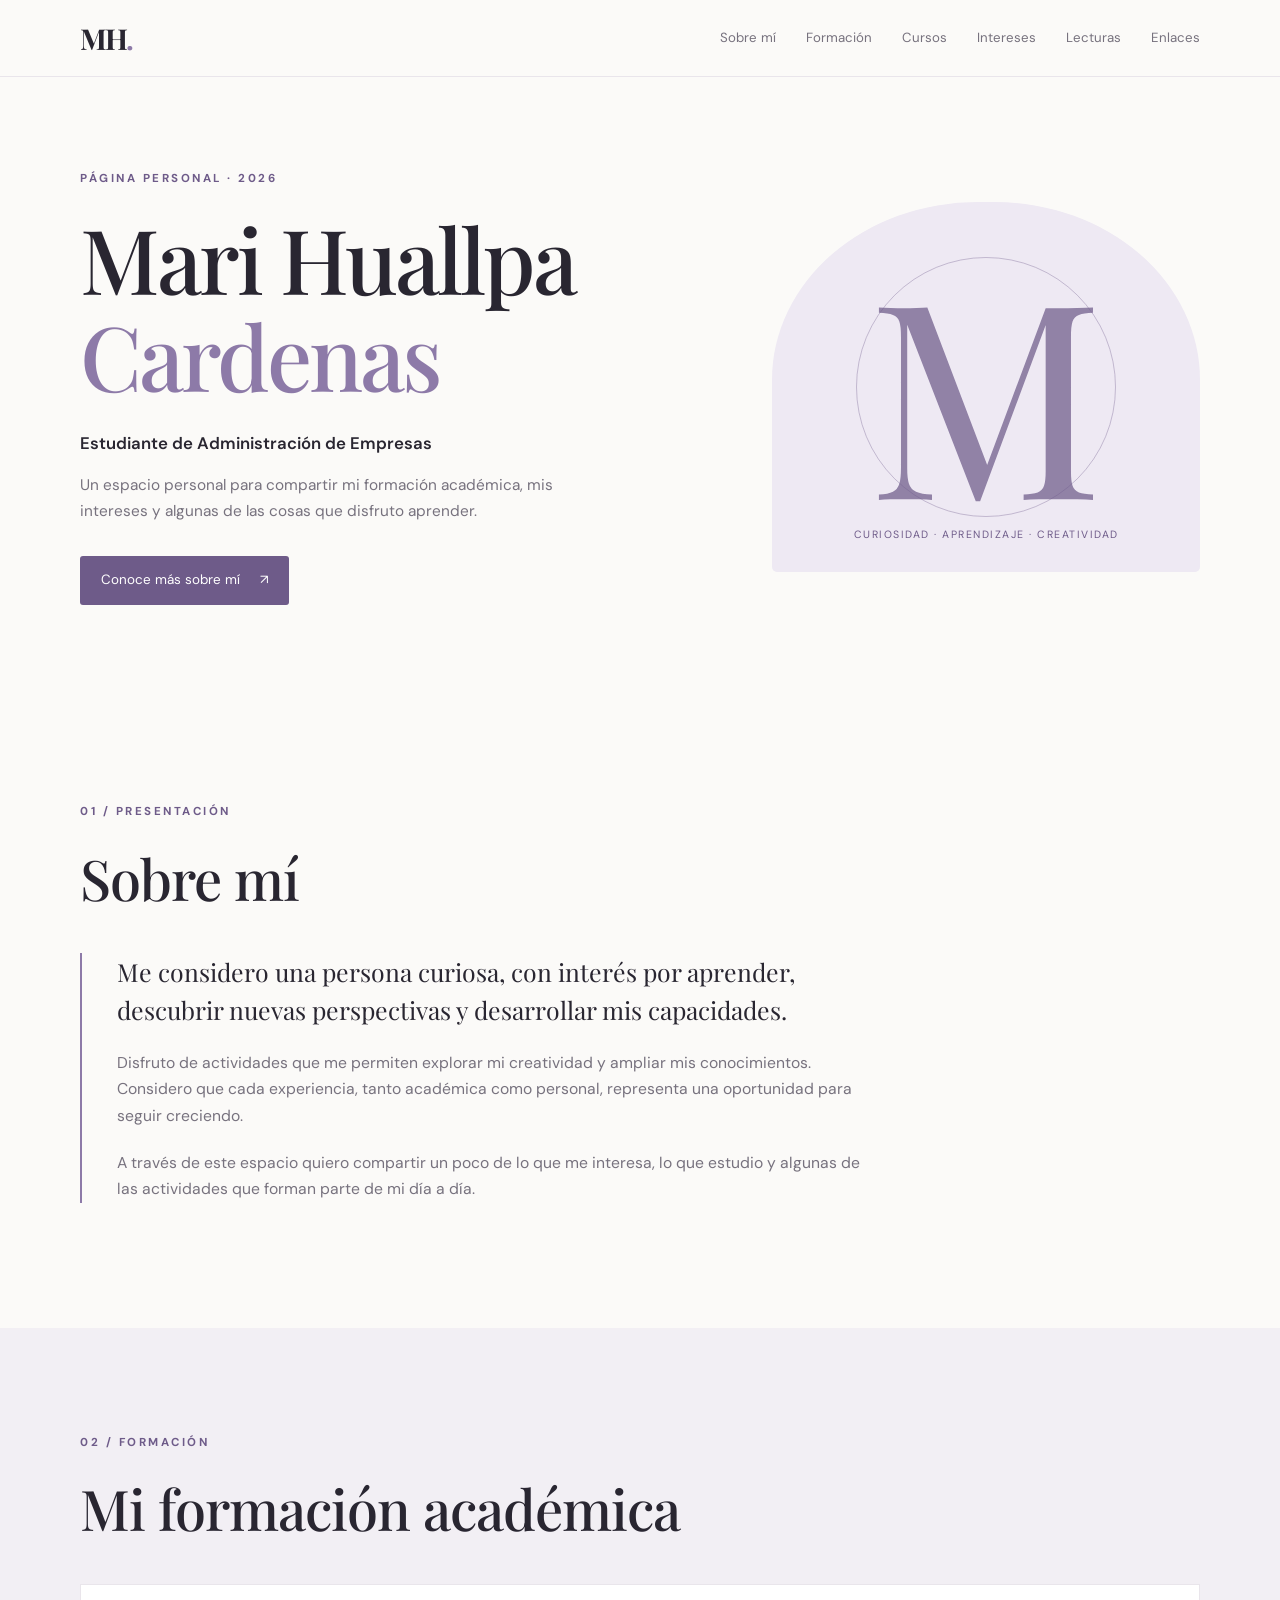
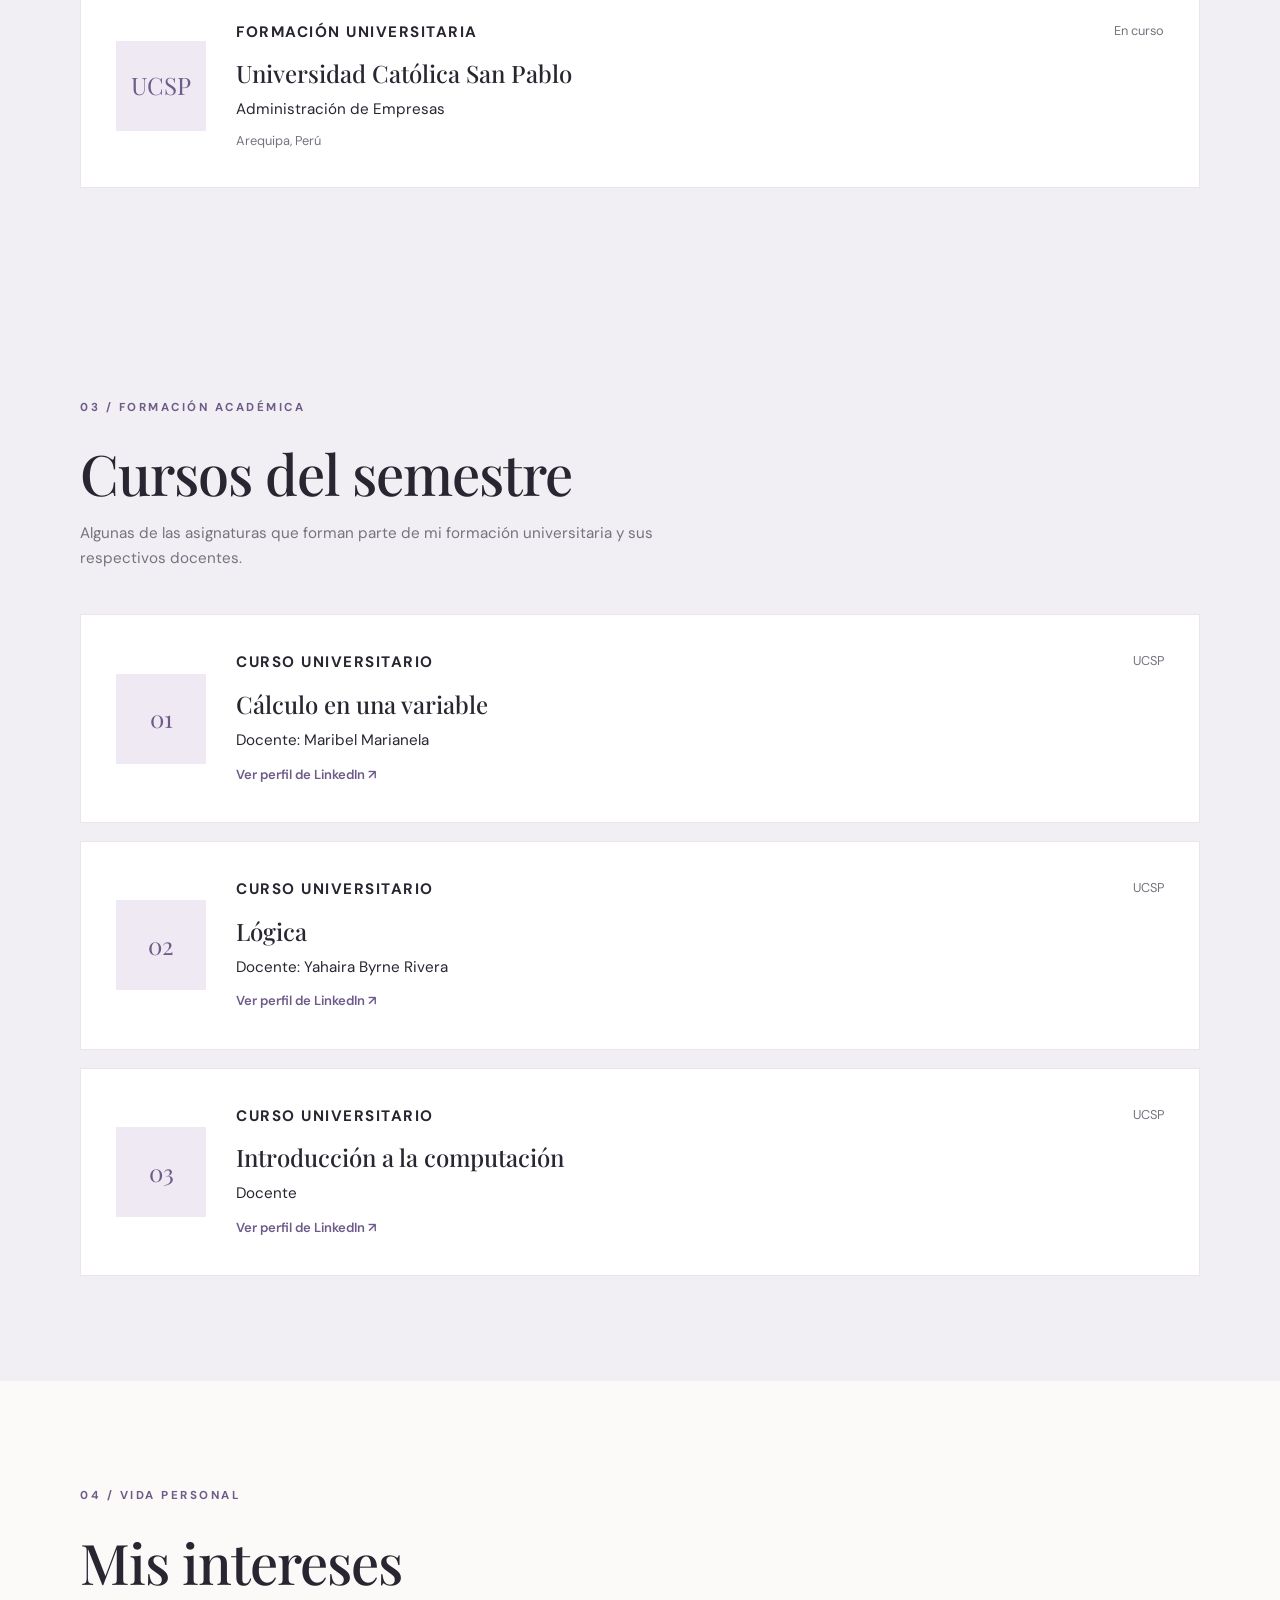
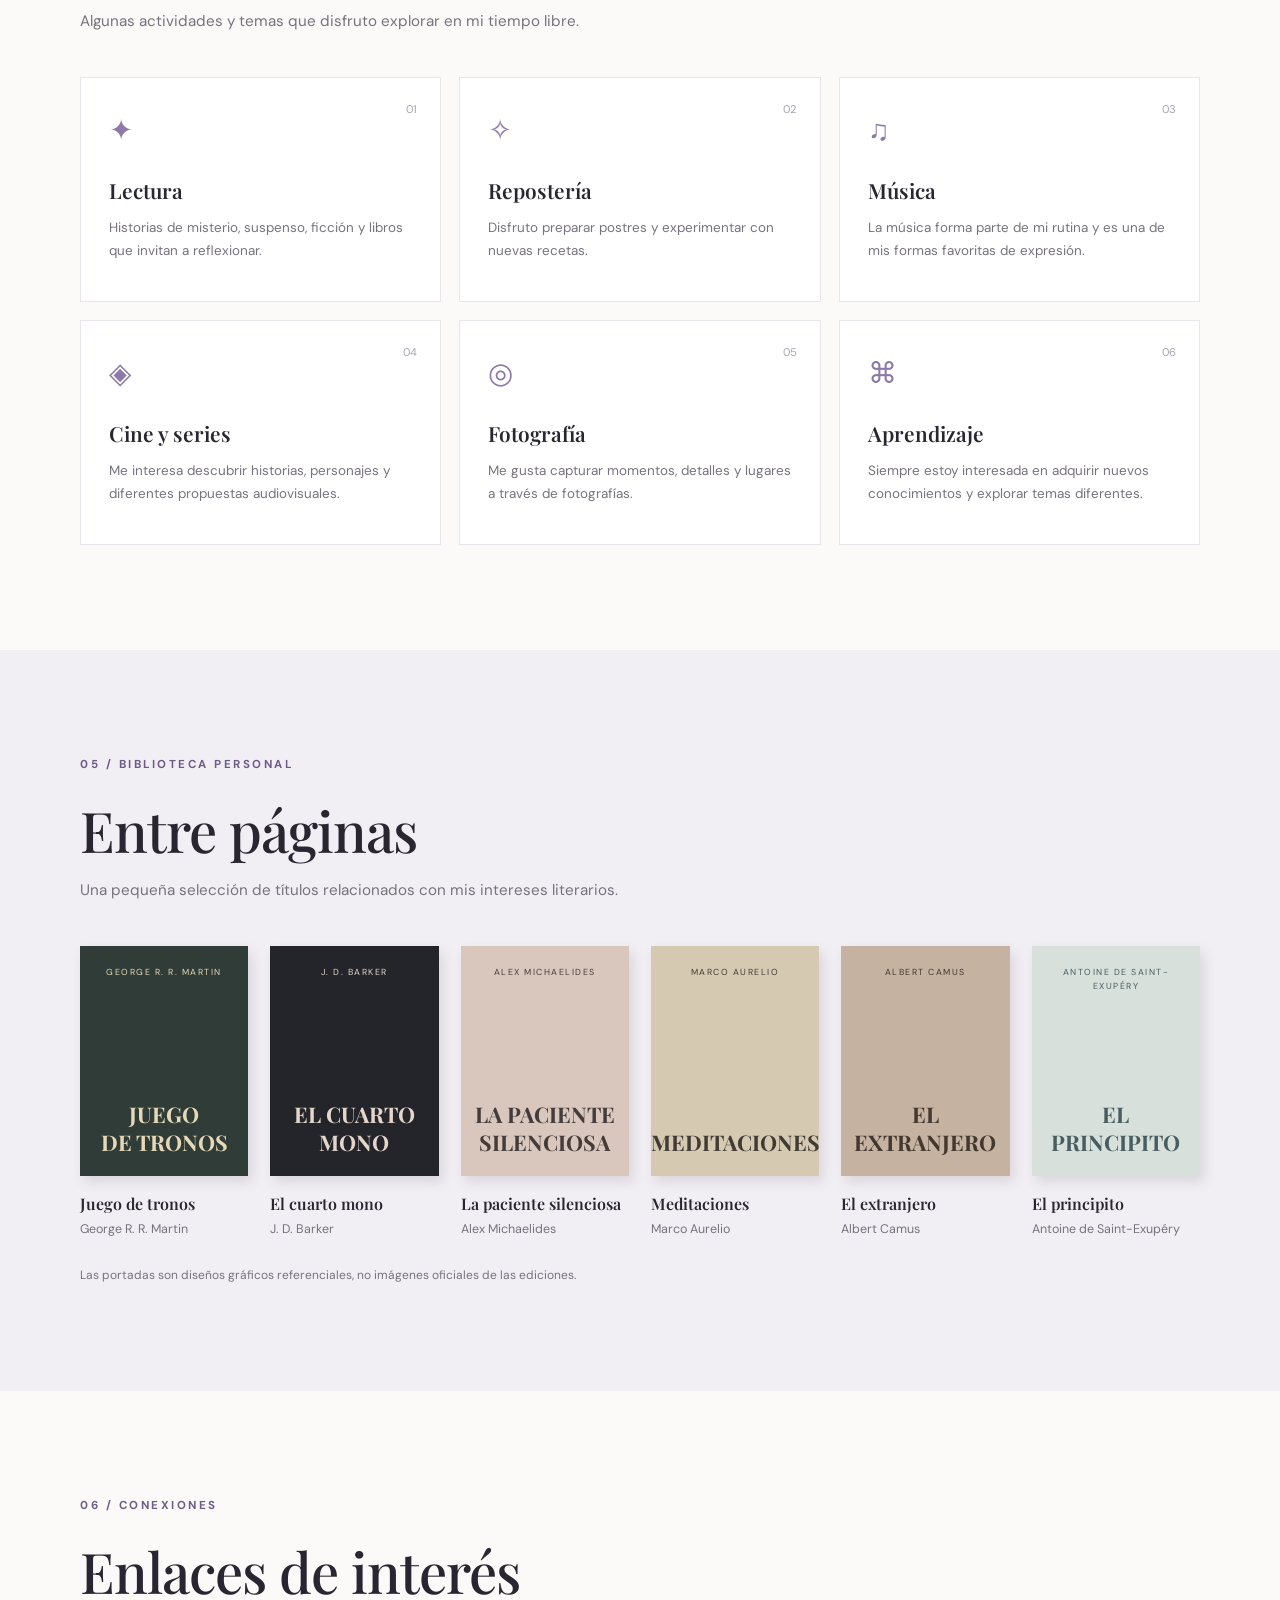
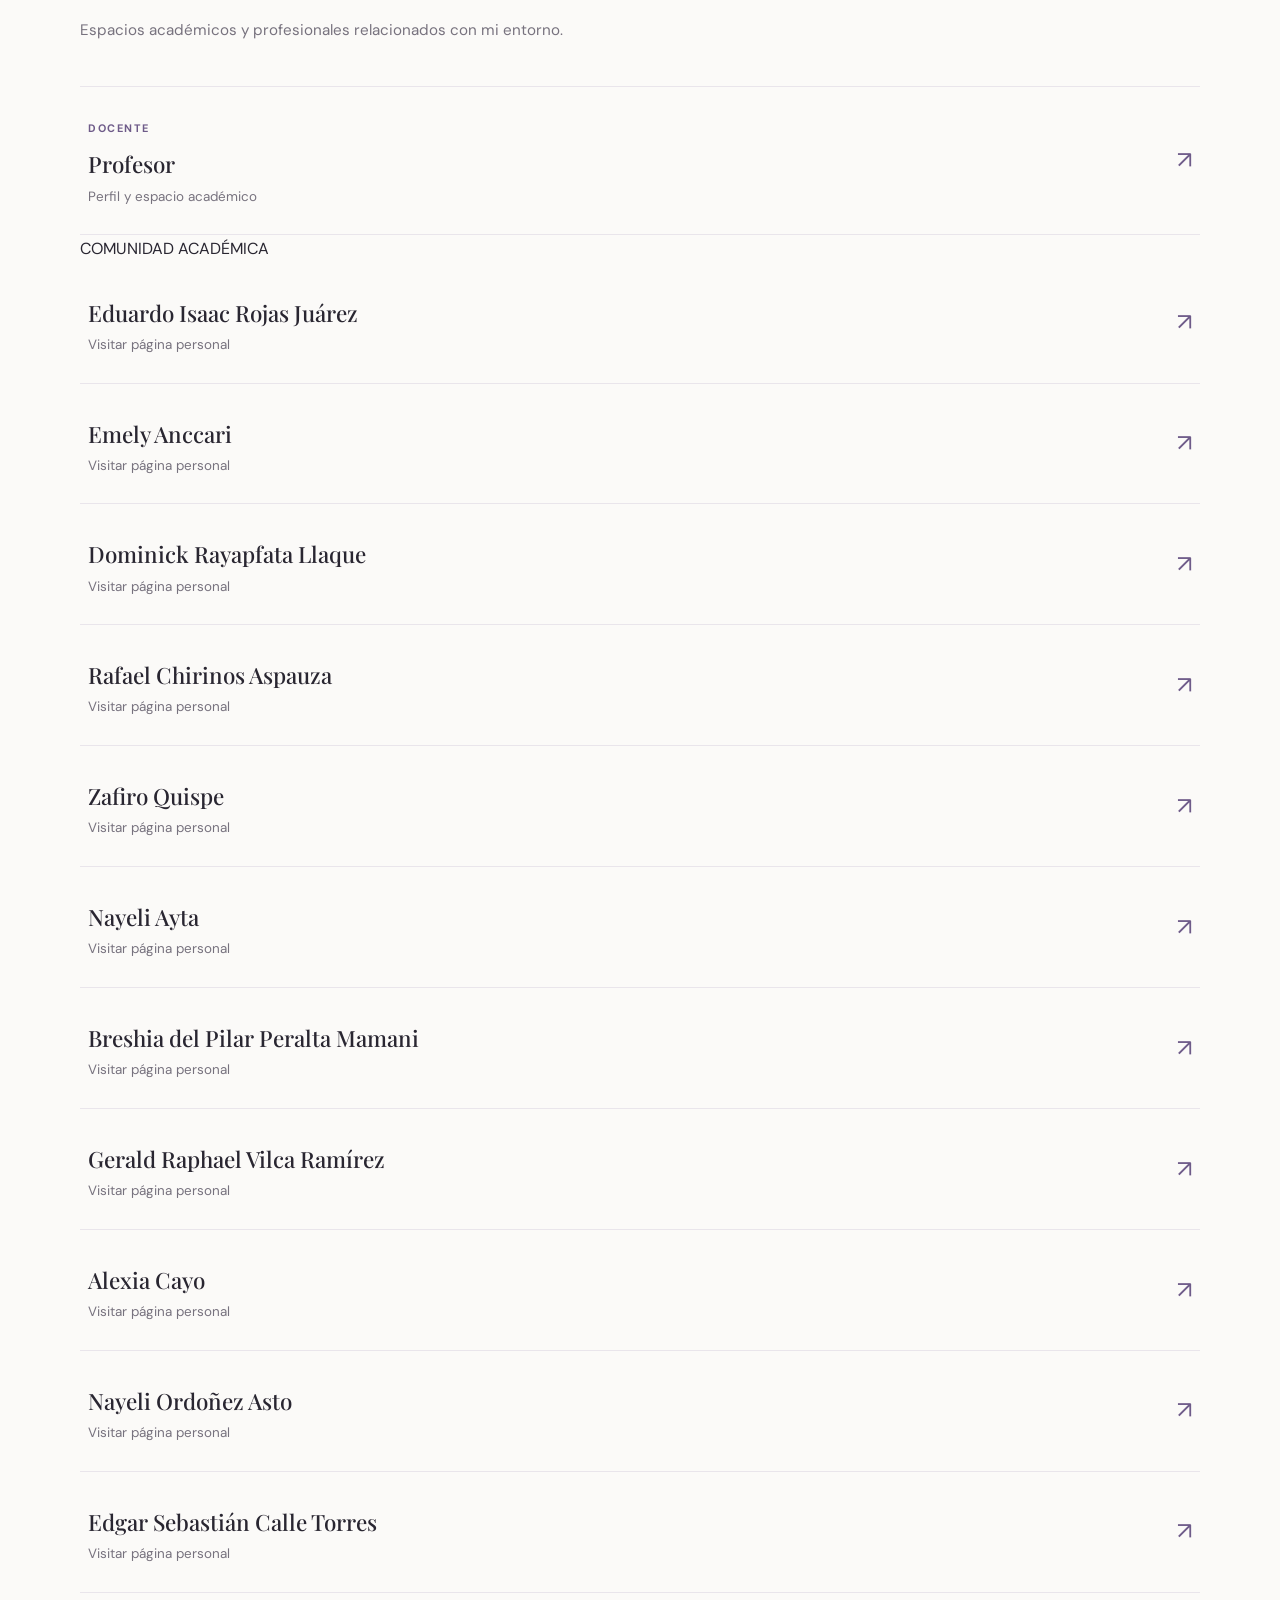
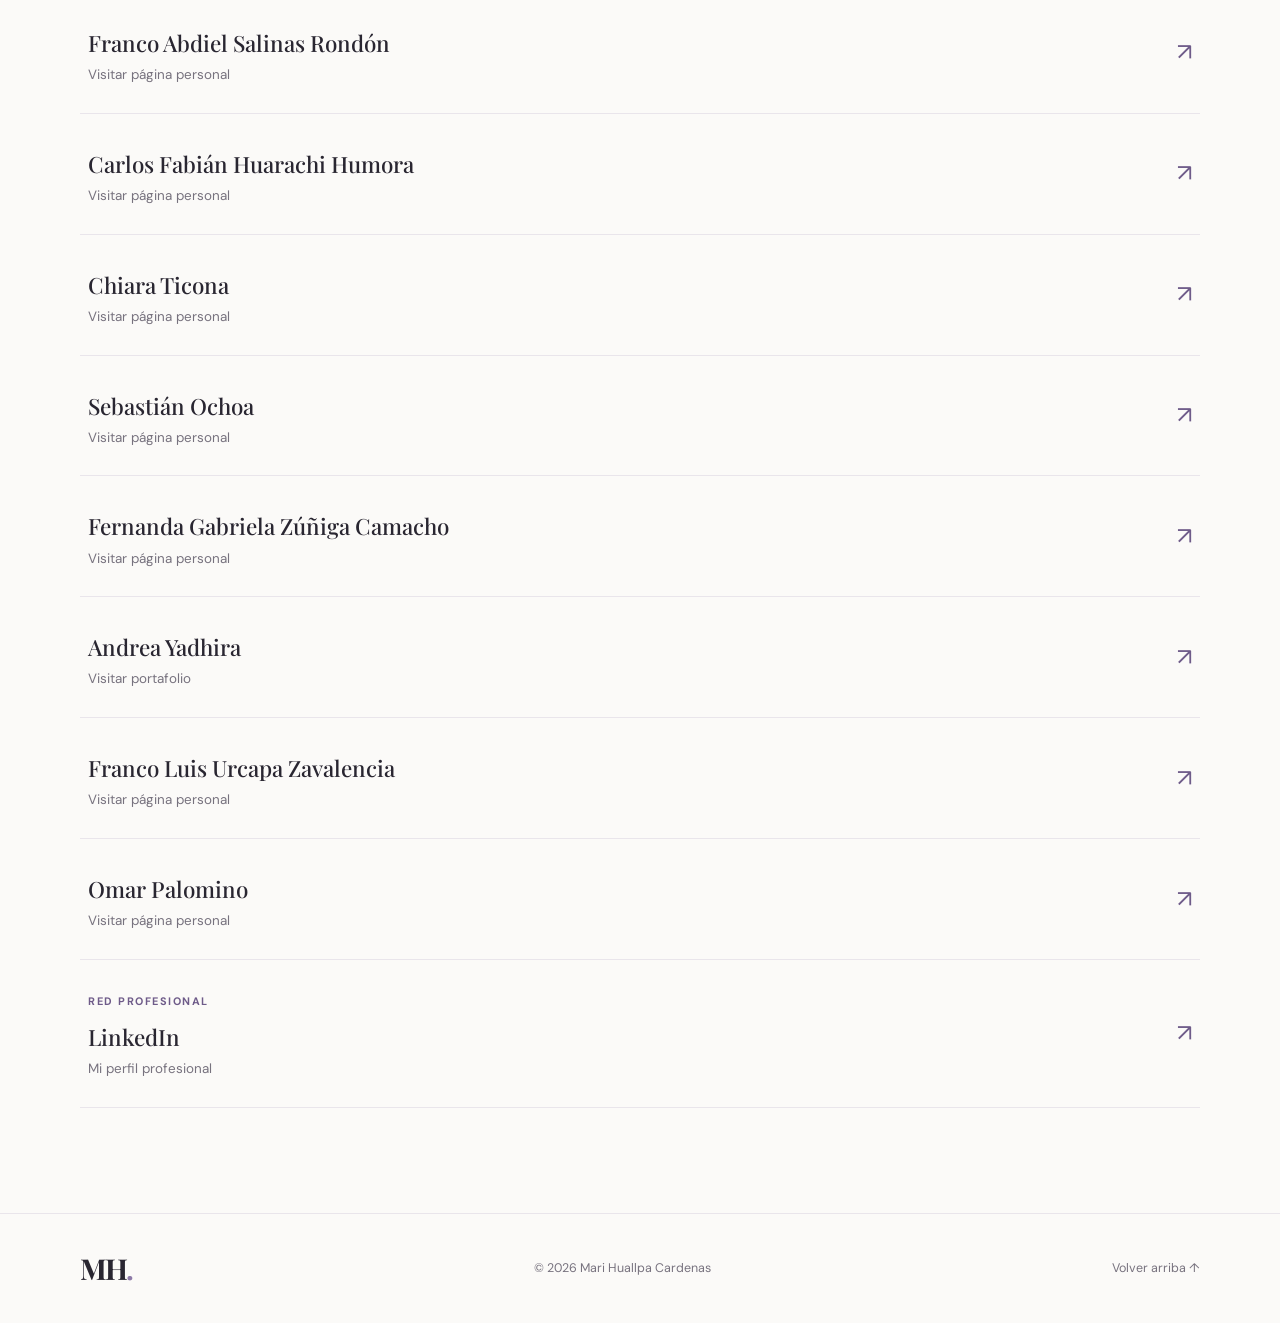
<file: index.html>
<!DOCTYPE html>
<html lang="es">
<head>
  <meta charset="UTF-8">
  <meta name="viewport" content="width=device-width, initial-scale=1.0">

  <title>Mari Huallpa Cardenas | Página personal</title>

  <meta
    name="description"
    content="Página personal de Mari Huallpa Cardenas, estudiante de Administración de Empresas en la Universidad Católica San Pablo."
  >
  <meta name="author" content="Mari Huallpa Cardenas">
  <meta name="robots" content="index, follow">

  <link rel="canonical" href="https://mariyspace.github.io/">

  <meta property="og:title" content="Mari Huallpa Cardenas | Página personal">
  <meta
    property="og:description"
    content="Conoce mi formación académica, intereses personales y lecturas."
  >
  <meta property="og:type" content="website">
  <meta property="og:url" content="https://mariyspace.github.io/">

  <link rel="preconnect" href="https://fonts.googleapis.com">
  <link rel="preconnect" href="https://fonts.gstatic.com" crossorigin>

  <link
    href="https://fonts.googleapis.com/css2?family=DM+Sans:wght@400;500;600;700&family=Playfair+Display:wght@500;600;700&display=swap"
    rel="stylesheet"
  >

  <link rel="stylesheet" href="style.css">

  <script type="application/ld+json">
  {
    "@context": "https://schema.org",
    "@type": "ProfilePage",
    "mainEntity": {
      "@type": "Person",
      "name": "Mari Huallpa Cardenas",
      "url": "https://mariyspace.github.io/",
      "description": "Estudiante de Administración de Empresas en la Universidad Católica San Pablo."
    }
  }
  </script>
</head>

<body>

  <header class="header">
    <nav class="nav container">
      <a class="logo" href="#inicio">MH<span>.</span></a>

      <div class="nav-links">
        <a href="#sobre-mi">Sobre mí</a>
        <a href="#formacion">Formación</a>
        <a href="#cursos">Cursos</a>
        <a href="#intereses">Intereses</a>
        <a href="#lecturas">Lecturas</a>
        <a href="#enlaces">Enlaces</a>
      </div>
    </nav>
  </header>

  <main>

    <!-- PORTADA -->
    <section class="hero container" id="inicio">
      <div class="hero-content">
        <p class="eyebrow">PÁGINA PERSONAL · 2026</p>

        <h1>Mari Huallpa <span>Cardenas</span></h1>

        <p class="hero-subtitle">
          Estudiante de Administración de Empresas
        </p>

        <p class="hero-description">
          Un espacio personal para compartir mi formación académica,
          mis intereses y algunas de las cosas que disfruto aprender.
        </p>

        <a href="#sobre-mi" class="primary-button">
          Conoce más sobre mí <span>↗</span>
        </a>
      </div>

      <div class="hero-decoration" aria-hidden="true">
        <span class="decoration-letter">M</span>
        <span class="decoration-circle"></span>
        <span class="decoration-caption">Curiosidad · Aprendizaje · Creatividad</span>
      </div>
    </section>

    <!-- SOBRE MÍ -->
    <section class="section container" id="sobre-mi">
      <div class="section-heading">
        <p class="eyebrow">01 / PRESENTACIÓN</p>
        <h2>Sobre mí</h2>
      </div>

      <div class="about-content">
        <p class="about-lead">
          Me considero una persona curiosa, con interés por aprender,
          descubrir nuevas perspectivas y desarrollar mis capacidades.
        </p>

        <p>
          Disfruto de actividades que me permiten explorar mi creatividad
          y ampliar mis conocimientos. Considero que cada experiencia,
          tanto académica como personal, representa una oportunidad
          para seguir creciendo.
        </p>

        <p>
          A través de este espacio quiero compartir un poco de lo que me
          interesa, lo que estudio y algunas de las actividades que forman
          parte de mi día a día.
        </p>
      </div>
    </section>

    <!-- FORMACIÓN -->
    <section class="section education-section" id="formacion">
      <div class="container">
        <div class="section-heading">
          <p class="eyebrow">02 / FORMACIÓN</p>
          <h2>Mi formación académica</h2>
        </div>

        <article class="education-card">
          <div class="education-mark">UCSP</div>

          <div class="education-info">
            <p class="card-label">FORMACIÓN UNIVERSITARIA</p>
            <h3>Universidad Católica San Pablo</h3>
            <p>Administración de Empresas</p>
            <span class="education-location">Arequipa, Perú</span>
          </div>

          <span class="education-year">En curso</span>
        </article>
      </div>
    </section>

    <!-- CURSOS DEL SEMESTRE -->
    <section class="section education-section" id="cursos">
      <div class="container">
        <div class="section-heading">
          <p class="eyebrow">03 / FORMACIÓN ACADÉMICA</p>
          <h2>Cursos del semestre</h2>
          <p class="section-intro">
            Algunas de las asignaturas que forman parte de mi formación
            universitaria y sus respectivos docentes.
          </p>
        </div>

        <div class="courses-list">

          <article class="education-card">
            <div class="education-mark">01</div>

            <div class="education-info">
              <p class="card-label">CURSO UNIVERSITARIO</p>
              <h3>Cálculo en una variable</h3>
              <p>Docente: Maribel Marianela</p>
              <a
                href="https://www.linkedin.com/in/maribel-marianela-8453a61a7/"
                target="_blank"
                rel="noopener noreferrer"
              >
                Ver perfil de LinkedIn ↗
              </a>
            </div>

            <span class="education-year">UCSP</span>
          </article>

          <article class="education-card">
            <div class="education-mark">02</div>

            <div class="education-info">
              <p class="card-label">CURSO UNIVERSITARIO</p>
              <h3>Lógica</h3>
              <p>Docente: Yahaira Byrne Rivera</p>
              <a
                href="https://www.linkedin.com/in/yahaira-byrne-rivera-274201221/"
                target="_blank"
                rel="noopener noreferrer"
              >
                Ver perfil de LinkedIn ↗
              </a>
            </div>

            <span class="education-year">UCSP</span>
          </article>

          <article class="education-card">
            <div class="education-mark">03</div>

            <div class="education-info">
              <p class="card-label">CURSO UNIVERSITARIO</p>
              <h3>Introducción a la computación</h3>
              <p>Docente</p>
              <a
                href="https://www.linkedin.com/in/ecuadrosv/"
                target="_blank"
                rel="noopener noreferrer"
              >
                Ver perfil de LinkedIn ↗
              </a>
            </div>

            <span class="education-year">UCSP</span>
          </article>

        </div>
      </div>
    </section>

    <!-- INTERESES -->
    <section class="section container" id="intereses">
      <div class="section-heading">
        <p class="eyebrow">04 / VIDA PERSONAL</p>
        <h2>Mis intereses</h2>
        <p class="section-intro">
          Algunas actividades y temas que disfruto explorar en mi tiempo libre.
        </p>
      </div>

      <div class="interests-grid">

        <article class="interest-card">
          <span class="interest-number">01</span>
          <div class="interest-icon">✦</div>
          <h3>Lectura</h3>
          <p>
            Historias de misterio, suspenso, ficción y libros que invitan
            a reflexionar.
          </p>
        </article>

        <article class="interest-card">
          <span class="interest-number">02</span>
          <div class="interest-icon">✧</div>
          <h3>Repostería</h3>
          <p>
            Disfruto preparar postres y experimentar con nuevas recetas.
          </p>
        </article>

        <article class="interest-card">
          <span class="interest-number">03</span>
          <div class="interest-icon">♫</div>
          <h3>Música</h3>
          <p>
            La música forma parte de mi rutina y es una de mis formas
            favoritas de expresión.
          </p>
        </article>

        <article class="interest-card">
          <span class="interest-number">04</span>
          <div class="interest-icon">◈</div>
          <h3>Cine y series</h3>
          <p>
            Me interesa descubrir historias, personajes y diferentes
            propuestas audiovisuales.
          </p>
        </article>

        <article class="interest-card">
          <span class="interest-number">05</span>
          <div class="interest-icon">◎</div>
          <h3>Fotografía</h3>
          <p>
            Me gusta capturar momentos, detalles y lugares a través
            de fotografías.
          </p>
        </article>

        <article class="interest-card">
          <span class="interest-number">06</span>
          <div class="interest-icon">⌘</div>
          <h3>Aprendizaje</h3>
          <p>
            Siempre estoy interesada en adquirir nuevos conocimientos
            y explorar temas diferentes.
          </p>
        </article>

      </div>
    </section>

    <!-- LECTURAS -->
    <section class="section reading-section" id="lecturas">
      <div class="container">
        <div class="section-heading">
          <p class="eyebrow">05 / BIBLIOTECA PERSONAL</p>
          <h2>Entre páginas</h2>
          <p class="section-intro">
            Una pequeña selección de títulos relacionados con mis intereses
            literarios.
          </p>
        </div>

        <div class="books-grid">

          <article class="book-card">
            <div class="book-cover cover-one">
              <span>GEORGE R. R. MARTIN</span>
              <strong>JUEGO<br>DE TRONOS</strong>
            </div>
            <h3>Juego de tronos</h3>
            <p>George R. R. Martin</p>
          </article>

          <article class="book-card">
            <div class="book-cover cover-two">
              <span>J. D. BARKER</span>
              <strong>EL CUARTO<br>MONO</strong>
            </div>
            <h3>El cuarto mono</h3>
            <p>J. D. Barker</p>
          </article>

          <article class="book-card">
            <div class="book-cover cover-three">
              <span>ALEX MICHAELIDES</span>
              <strong>LA PACIENTE<br>SILENCIOSA</strong>
            </div>
            <h3>La paciente silenciosa</h3>
            <p>Alex Michaelides</p>
          </article>

          <article class="book-card">
            <div class="book-cover cover-four">
              <span>MARCO AURELIO</span>
              <strong>MEDITACIONES</strong>
            </div>
            <h3>Meditaciones</h3>
            <p>Marco Aurelio</p>
          </article>

          <article class="book-card">
            <div class="book-cover cover-five">
              <span>ALBERT CAMUS</span>
              <strong>EL<br>EXTRANJERO</strong>
            </div>
            <h3>El extranjero</h3>
            <p>Albert Camus</p>
          </article>

          <article class="book-card">
            <div class="book-cover cover-six">
              <span>ANTOINE DE SAINT-EXUPÉRY</span>
              <strong>EL PRINCIPITO</strong>
            </div>
            <h3>El principito</h3>
            <p>Antoine de Saint-Exupéry</p>
          </article>

        </div>

        <p class="books-note">
          Las portadas son diseños gráficos referenciales, no imágenes
          oficiales de las ediciones.
        </p>
      </div>
    </section>

    <!-- ENLACES -->
    <section class="section container" id="enlaces">
      <div class="section-heading">
        <p class="eyebrow">06 / CONEXIONES</p>
        <h2>Enlaces de interés</h2>
        <p class="section-intro">
          Espacios académicos y profesionales relacionados con mi entorno.
        </p>
      </div>

      <div class="links-list">

        <a
          class="link-item"
          href="https://socios.spc.org.pe/ecuadros"
          target="_blank"
          rel="noopener noreferrer"
        >
          <div>
            <span class="link-category">DOCENTE</span>
            <h3>Profesor</h3>
            <p>Perfil y espacio académico</p>
          </div>
          <span class="link-arrow">↗</span>
        </a>

        <!-- COMPAÑEROS DE CLASE -->
        <div class="classmates-list">

          <p class="classmates-heading">COMUNIDAD ACADÉMICA</p>

          <a class="link-item" href="https://eduardoisaacrojasjuarez.github.io/" target="_blank" rel="noopener noreferrer">
            <div>
              <h3>Eduardo Isaac Rojas Juárez</h3>
              <p>Visitar página personal</p>
            </div>
            <span class="link-arrow">↗</span>
          </a>

          <a class="link-item" href="https://emelyanccari-ops.github.io" target="_blank" rel="noopener noreferrer">
            <div>
              <h3>Emely Anccari</h3>
              <p>Visitar página personal</p>
            </div>
            <span class="link-arrow">↗</span>
          </a>

          <a class="link-item" href="https://dominickapfata-sudo.github.io/dominickrayapfatallaique.github.io/" target="_blank" rel="noopener noreferrer">
            <div>
              <h3>Dominick Rayapfata Llaque</h3>
              <p>Visitar página personal</p>
            </div>
            <span class="link-arrow">↗</span>
          </a>

          <a class="link-item" href="https://rafaelchirinosaspauza.github.io/sitio-web-sobre-mi-/" target="_blank" rel="noopener noreferrer">
            <div>
              <h3>Rafael Chirinos Aspauza</h3>
              <p>Visitar página personal</p>
            </div>
            <span class="link-arrow">↗</span>
          </a>

          <a class="link-item" href="https://zafiroquispe-wq.github.io/" target="_blank" rel="noopener noreferrer">
            <div>
              <h3>Zafiro Quispe</h3>
              <p>Visitar página personal</p>
            </div>
            <span class="link-arrow">↗</span>
          </a>

          <a class="link-item" href="https://nayeliayta-dev.github.io/" target="_blank" rel="noopener noreferrer">
            <div>
              <h3>Nayeli Ayta</h3>
              <p>Visitar página personal</p>
            </div>
            <span class="link-arrow">↗</span>
          </a>

          <a class="link-item" href="https://bre-pilar.github.io/Breshia-del-pilar-peralta-mamani/" target="_blank" rel="noopener noreferrer">
            <div>
              <h3>Breshia del Pilar Peralta Mamani</h3>
              <p>Visitar página personal</p>
            </div>
            <span class="link-arrow">↗</span>
          </a>

          <a class="link-item" href="https://roachsanders.github.io/Gerald-Raphael-Vilca-Ramirez/" target="_blank" rel="noopener noreferrer">
            <div>
              <h3>Gerald Raphael Vilca Ramírez</h3>
              <p>Visitar página personal</p>
            </div>
            <span class="link-arrow">↗</span>
          </a>

          <a class="link-item" href="https://alexiacayo19.github.io" target="_blank" rel="noopener noreferrer">
            <div>
              <h3>Alexia Cayo</h3>
              <p>Visitar página personal</p>
            </div>
            <span class="link-arrow">↗</span>
          </a>

          <a class="link-item" href="https://nayeliordonez.github.io/Nayeli-Ordonez-Asto/" target="_blank" rel="noopener noreferrer">
            <div>
              <h3>Nayeli Ordoñez Asto</h3>
              <p>Visitar página personal</p>
            </div>
            <span class="link-arrow">↗</span>
          </a>

          <a class="link-item" href="https://polarberto.github.io/Edgar-Sebastian-Calle-Torrres/" target="_blank" rel="noopener noreferrer">
            <div>
              <h3>Edgar Sebastián Calle Torres</h3>
              <p>Visitar página personal</p>
            </div>
            <span class="link-arrow">↗</span>
          </a>

          <a class="link-item" href="https://francoabdielsalinasrondon.github.io" target="_blank" rel="noopener noreferrer">
            <div>
              <h3>Franco Abdiel Salinas Rondón</h3>
              <p>Visitar página personal</p>
            </div>
            <span class="link-arrow">↗</span>
          </a>

          <a class="link-item" href="https://carlosfabianhuarachihumora.github.io" target="_blank" rel="noopener noreferrer">
            <div>
              <h3>Carlos Fabián Huarachi Humora</h3>
              <p>Visitar página personal</p>
            </div>
            <span class="link-arrow">↗</span>
          </a>

          <a class="link-item" href="https://chiaraticona-source.github.io/chiara-ticona.github.io/" target="_blank" rel="noopener noreferrer">
            <div>
              <h3>Chiara Ticona</h3>
              <p>Visitar página personal</p>
            </div>
            <span class="link-arrow">↗</span>
          </a>

          <a class="link-item" href="https://sebasochoa.github.io" target="_blank" rel="noopener noreferrer">
            <div>
              <h3>Sebastián Ochoa</h3>
              <p>Visitar página personal</p>
            </div>
            <span class="link-arrow">↗</span>
          </a>

          <a class="link-item" href="https://fernandagzcj.github.io/fernandagabrielazunigacamacho.github.io/" target="_blank" rel="noopener noreferrer">
            <div>
              <h3>Fernanda Gabriela Zúñiga Camacho</h3>
              <p>Visitar página personal</p>
            </div>
            <span class="link-arrow">↗</span>
          </a>

          <a class="link-item" href="https://andrea-yadhira-portafolio.vercel.app/" target="_blank" rel="noopener noreferrer">
            <div>
              <h3>Andrea Yadhira</h3>
              <p>Visitar portafolio</p>
            </div>
            <span class="link-arrow">↗</span>
          </a>

          <a class="link-item" href="https://francoluisurcapazavalencia.github.io/" target="_blank" rel="noopener noreferrer">
            <div>
              <h3>Franco Luis Urcapa Zavalencia</h3>
              <p>Visitar página personal</p>
            </div>
            <span class="link-arrow">↗</span>
          </a>

          <a class="link-item" href="https://omarpalomino-max.github.io/mi-primera-pagina-web/" target="_blank" rel="noopener noreferrer">
            <div>
              <h3>Omar Palomino</h3>
              <p>Visitar página personal</p>
            </div>
            <span class="link-arrow">↗</span>
          </a>

        </div>

        <a
          class="link-item"
          href="https://www.linkedin.com/in/mari-huallpa-cardenas-561977451/"
          target="_blank"
          rel="noopener noreferrer"
        >
          <div>
            <span class="link-category">RED PROFESIONAL</span>
            <h3>LinkedIn</h3>
            <p>Mi perfil profesional</p>
          </div>
          <span class="link-arrow">↗</span>
        </a>

      </div>
    </section>

  </main>

  <!-- PIE DE PÁGINA -->
  <footer class="footer">
    <div class="container footer-content">
      <a class="logo" href="#inicio">MH<span>.</span></a>
      <p>© 2026 Mari Huallpa Cardenas</p>
      <a href="#inicio" class="back-top">Volver arriba ↑</a>
    </div>
  </footer>

</body>
</html>
</file>
<file: style.css>
/* ==============================
   CONFIGURACIÓN GENERAL
================================= */

:root {
  --background: #fbfaf8;
  --surface: #ffffff;
  --text: #292631;
  --muted: #77727e;
  --accent: #8d7aa8;
  --accent-dark: #6e5b89;
  --accent-light: #eee9f3;
  --border: #e9e5eb;
  --serif: "Playfair Display", Georgia, serif;
  --sans: "DM Sans", Arial, sans-serif;
}

* {
  margin: 0;
  padding: 0;
  box-sizing: border-box;
}

html {
  scroll-behavior: smooth;
  scroll-padding-top: 90px;
}

body {
  background: var(--background);
  color: var(--text);
  font-family: var(--sans);
  line-height: 1.7;
}

a {
  color: inherit;
  text-decoration: none;
}

.container {
  width: min(1120px, 88%);
  margin: 0 auto;
}

.section {
  padding: 105px 0;
}

/* ==============================
   NAVEGACIÓN
================================= */

.header {
  position: sticky;
  top: 0;
  z-index: 100;
  background: rgba(251, 250, 248, 0.94);
  backdrop-filter: blur(12px);
  border-bottom: 1px solid var(--border);
}

.nav {
  min-height: 76px;
  display: flex;
  align-items: center;
  justify-content: space-between;
  gap: 25px;
}

.logo {
  font-family: var(--serif);
  font-size: 1.8rem;
  font-weight: 700;
  letter-spacing: -2px;
}

.logo span {
  color: var(--accent);
}

.nav-links {
  display: flex;
  align-items: center;
  gap: 30px;
}

.nav-links a {
  color: var(--muted);
  font-size: 0.83rem;
  transition: color 0.3s ease;
}

.nav-links a:hover {
  color: var(--accent-dark);
}

/* ==============================
   PORTADA
================================= */

.hero {
  min-height: 620px;
  display: grid;
  grid-template-columns: 1.2fr 0.8fr;
  align-items: center;
  gap: 50px;
  padding-top: 75px;
  padding-bottom: 75px;
}

.eyebrow {
  color: var(--accent-dark);
  font-size: 0.72rem;
  font-weight: 700;
  letter-spacing: 2.5px;
  margin-bottom: 22px;
}

.hero h1 {
  max-width: 700px;
  font-family: var(--serif);
  font-size: clamp(3.5rem, 7vw, 6.4rem);
  font-weight: 500;
  line-height: 1.08;
  letter-spacing: -3px;
}

.hero h1 span {
  display: block;
  color: var(--accent);
}

.hero-subtitle {
  margin-top: 25px;
  font-size: 1.05rem;
  font-weight: 600;
}

.hero-description {
  max-width: 490px;
  margin-top: 15px;
  color: var(--muted);
  font-size: 0.96rem;
}

.primary-button {
  display: inline-flex;
  align-items: center;
  gap: 20px;
  margin-top: 32px;
  padding: 13px 21px;
  background: var(--accent-dark);
  color: white;
  border-radius: 3px;
  font-size: 0.84rem;
  transition: background 0.3s ease, transform 0.3s ease;
}

.primary-button:hover {
  background: #554568;
  transform: translateY(-3px);
}

.hero-decoration {
  min-height: 370px;
  position: relative;
  display: flex;
  align-items: center;
  justify-content: center;
  overflow: hidden;
  background: var(--accent-light);
  border-radius: 48% 48% 5px 5px;
}

.decoration-letter {
  position: relative;
  z-index: 2;
  font-family: var(--serif);
  font-size: 17rem;
  color: rgba(110, 91, 137, 0.72);
  line-height: 1;
}

.decoration-circle {
  position: absolute;
  width: 260px;
  height: 260px;
  border: 1px solid rgba(110, 91, 137, 0.35);
  border-radius: 50%;
}

.decoration-caption {
  position: absolute;
  bottom: 28px;
  color: var(--accent-dark);
  font-size: 0.66rem;
  letter-spacing: 1.5px;
  text-transform: uppercase;
}

/* ==============================
   TÍTULOS DE SECCIÓN
================================= */

.section-heading {
  margin-bottom: 42px;
}

.section-heading h2 {
  font-family: var(--serif);
  font-size: clamp(2.3rem, 5vw, 3.5rem);
  font-weight: 500;
  letter-spacing: -1px;
  line-height: 1.2;
}

.section-intro {
  max-width: 600px;
  margin-top: 14px;
  color: var(--muted);
  font-size: 0.95rem;
}

/* ==============================
   SOBRE MÍ
================================= */

.about-content {
  max-width: 790px;
  border-left: 2px solid var(--accent);
  padding-left: 35px;
}

.about-content p {
  color: var(--muted);
  margin-bottom: 20px;
  font-size: 0.98rem;
}

.about-content .about-lead {
  color: var(--text);
  font-family: var(--serif);
  font-size: 1.55rem;
  line-height: 1.55;
}

/* ==============================
   FORMACIÓN
================================= */

.education-section {
  background: #f2eff4;
}

.education-card {
  display: flex;
  align-items: center;
  gap: 30px;
  padding: 35px;
  background: var(--surface);
  border: 1px solid var(--border);
}

.education-mark {
  width: 90px;
  height: 90px;
  flex-shrink: 0;
  display: grid;
  place-items: center;
  background: var(--accent-light);
  color: var(--accent-dark);
  font-family: var(--serif);
  font-size: 1.5rem;
}

.card-label,
.link-category {
  color: var(--accent-dark);
  font-size: 0.68rem;
  font-weight: 700;
  letter-spacing: 1.5px;
}

.education-info h3 {
  margin: 8px 0 3px;
  font-family: var(--serif);
  font-size: 1.5rem;
  font-weight: 500;
}

.education-info p {
  color: var(--text);
  font-size: 0.95rem;
}

.education-location {
  display: block;
  margin-top: 7px;
  color: var(--muted);
  font-size: 0.8rem;
}

/* ==============================
   AÑO DE FORMACIÓN
================================= */

.education-year {
  margin-left: auto;
  align-self: flex-start;
  color: var(--muted);
  font-size: 0.8rem;
  white-space: nowrap;
}

/* ==============================
   CURSOS DEL SEMESTRE
================================= */

.courses-list {
  display: grid;
  gap: 18px;
}

.courses-list .education-info a {
  display: inline-block;
  margin-top: 10px;
  color: var(--accent-dark);
  font-size: 0.82rem;
  font-weight: 600;
  transition: color 0.3s ease;
}

.courses-list .education-info a:hover {
  color: var(--accent);
  text-decoration: underline;
}

/* ==============================
   INTERESES
================================= */

.interests-grid {
  display: grid;
  grid-template-columns: repeat(3, 1fr);
  gap: 18px;
}

.interest-card {
  position: relative;
  min-height: 225px;
  padding: 28px;
  background: var(--surface);
  border: 1px solid var(--border);
  transition: transform 0.3s ease, border-color 0.3s ease;
}

.interest-card:hover {
  transform: translateY(-5px);
  border-color: #c9bad8;
}

.interest-number {
  position: absolute;
  top: 22px;
  right: 23px;
  color: #aaa3b1;
  font-size: 0.7rem;
}

.interest-icon {
  margin-bottom: 18px;
  color: var(--accent);
  font-size: 1.8rem;
}

.interest-card h3 {
  margin-bottom: 9px;
  font-family: var(--serif);
  font-size: 1.3rem;
  font-weight: 600;
}

.interest-card p {
  color: var(--muted);
  font-size: 0.84rem;
  line-height: 1.7;
}

/* ==============================
   LECTURAS
================================= */

.reading-section {
  background: #f2eff4;
}

.books-grid {
  display: grid;
  grid-template-columns: repeat(6, 1fr);
  gap: 22px;
}

.book-card {
  min-width: 0;
}

.book-cover {
  min-height: 230px;
  padding: 19px 13px;
  display: flex;
  flex-direction: column;
  justify-content: space-between;
  align-items: center;
  text-align: center;
  box-shadow: 4px 6px 12px rgba(40, 30, 50, 0.12);
  transition: transform 0.3s ease;
}

.book-cover:hover {
  transform: translateY(-7px) rotate(-1deg);
}

.book-cover span {
  font-size: 0.55rem;
  letter-spacing: 1.5px;
}

.book-cover strong {
  font-family: var(--serif);
  font-size: 1.35rem;
  line-height: 1.3;
}

.cover-one {
  background: #303c37;
  color: #e7d9b8;
}

.cover-two {
  background: #24252a;
  color: #e5d6cb;
}

.cover-three {
  background: #d9c7bd;
  color: #433c3b;
}

.cover-four {
  background: #d6c9b2;
  color: #403c35;
}

.cover-five {
  background: #c6b2a0;
  color: #42382f;
}

.cover-six {
  background: #d8e0dc;
  color: #485d60;
}

.book-card h3 {
  margin-top: 17px;
  font-family: var(--serif);
  font-size: 1rem;
  font-weight: 600;
  line-height: 1.35;
}

.book-card p {
  margin-top: 5px;
  color: var(--muted);
  font-size: 0.78rem;
}

.books-note {
  margin-top: 25px;
  color: var(--muted);
  font-size: 0.75rem;
}

/* ==============================
   ENLACES
================================= */

.links-list {
  border-top: 1px solid var(--border);
}

.link-item {
  display: flex;
  align-items: center;
  justify-content: space-between;
  gap: 20px;
  padding: 26px 8px;
  border-bottom: 1px solid var(--border);
  transition: padding 0.3s ease, background 0.3s ease;
}

a.link-item:hover {
  padding-left: 18px;
  background: rgba(238, 233, 243, 0.45);
}

.link-item h3 {
  margin: 5px 0 2px;
  font-family: var(--serif);
  font-size: 1.4rem;
  font-weight: 500;
}

.link-item p {
  color: var(--muted);
  font-size: 0.84rem;
}

.link-arrow {
  color: var(--accent-dark);
  font-size: 1.5rem;
}

.link-status {
  color: var(--muted);
  font-size: 0.75rem;
  font-style: italic;
}

/* ==============================
   PIE DE PÁGINA
================================= */

.footer {
  padding: 30px 0;
  border-top: 1px solid var(--border);
}

.footer-content {
  display: flex;
  align-items: center;
  justify-content: space-between;
  gap: 20px;
}

.footer p,
.back-top {
  color: var(--muted);
  font-size: 0.78rem;
}

.back-top:hover {
  color: var(--accent-dark);
}

/* ==============================
   RESPONSIVE: TABLETS
================================= */

@media (max-width: 900px) {
  .hero {
    grid-template-columns: 1fr 0.8fr;
    gap: 25px;
  }

  .hero h1 {
    font-size: 4rem;
  }

  .interests-grid {
    grid-template-columns: repeat(2, 1fr);
  }

  .books-grid {
    grid-template-columns: repeat(3, 1fr);
    gap: 30px 20px;
  }
}

/* ==============================
   RESPONSIVE: CELULARES
================================= */

@media (max-width: 650px) {
  .container {
    width: 88%;
  }

  .section {
    padding: 75px 0;
  }

  .nav {
    min-height: 68px;
    flex-wrap: wrap;
    padding: 12px 0;
  }

  .nav-links {
    width: 100%;
    gap: 18px;
    overflow-x: auto;
    padding-bottom: 5px;
  }

  .nav-links a {
    font-size: 0.76rem;
    white-space: nowrap;
  }

  .hero {
    min-height: auto;
    grid-template-columns: 1fr;
    padding-top: 85px;
    padding-bottom: 70px;
  }

  .hero h1 {
    font-size: clamp(3.2rem, 13vw, 4.5rem);
  }

  .hero-decoration {
    min-height: 270px;
    margin-top: 20px;
  }

  .decoration-letter {
    font-size: 12rem;
  }

  .decoration-circle {
    width: 200px;
    height: 200px;
  }

  .about-content {
    padding-left: 22px;
  }

  .about-content .about-lead {
    font-size: 1.3rem;
  }

  .education-card {
    align-items: flex-start;
    flex-wrap: wrap;
    padding: 24px;
    gap: 20px;
  }

  .education-mark {
    width: 65px;
    height: 65px;
    font-size: 1.1rem;
  }

  .education-info {
    flex: 1;
    min-width: 180px;
  }

  .education-info h3 {
    font-size: 1.2rem;
  }

  .education-year {
    width: 100%;
    margin-left: 85px;
  }

  .interests-grid {
    grid-template-columns: 1fr;
  }

  .interest-card {
    min-height: 190px;
  }

  .books-grid {
    grid-template-columns: repeat(2, 1fr);
    gap: 28px 18px;
  }

  .book-cover {
    min-height: 215px;
  }

  .link-item {
    align-items: flex-start;
  }

  .link-status {
    max-width: 100px;
    text-align: right;
  }

  .footer-content {
    flex-wrap: wrap;
  }
}

@media (max-width: 360px) {
  .books-grid {
    grid-template-columns: 1fr 1fr;
  }

  .book-cover {
    min-height: 180px;
  }

  .book-cover strong {
    font-size: 1.1rem;
  }
}
</file>
